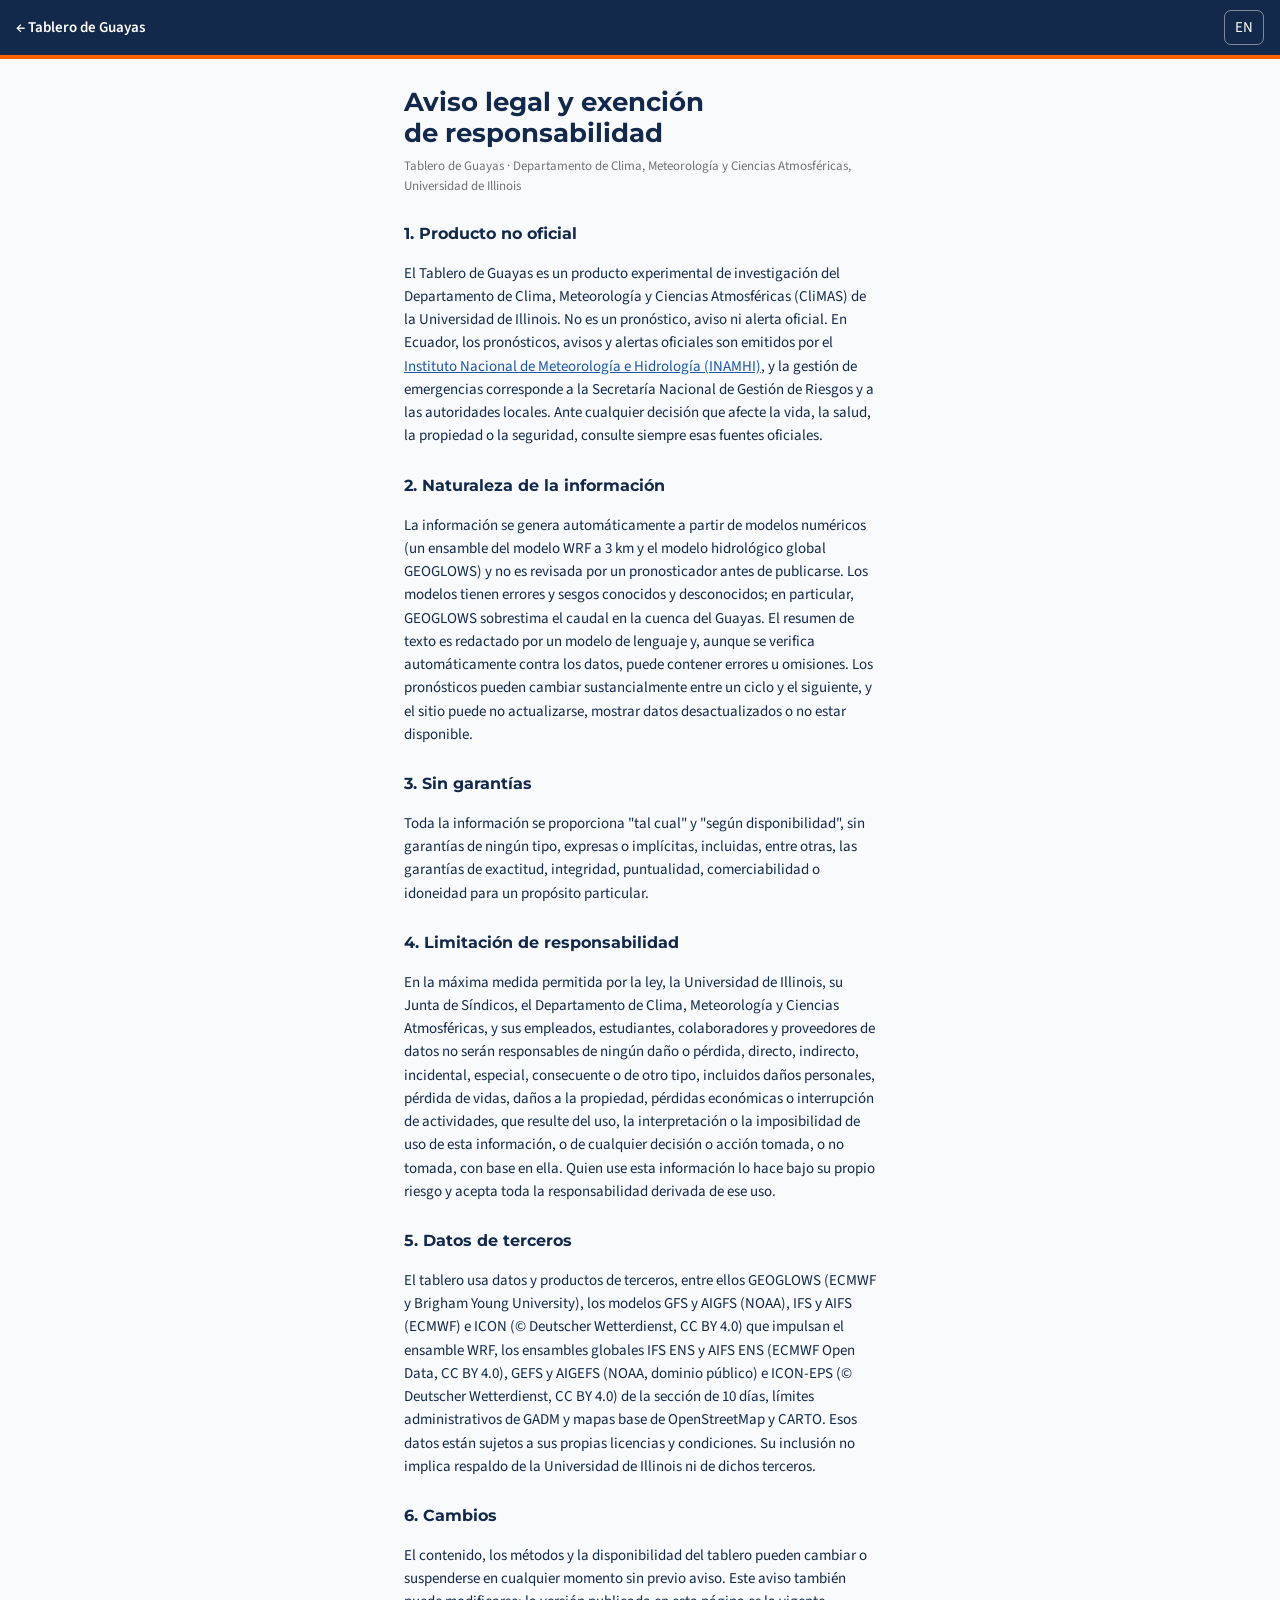
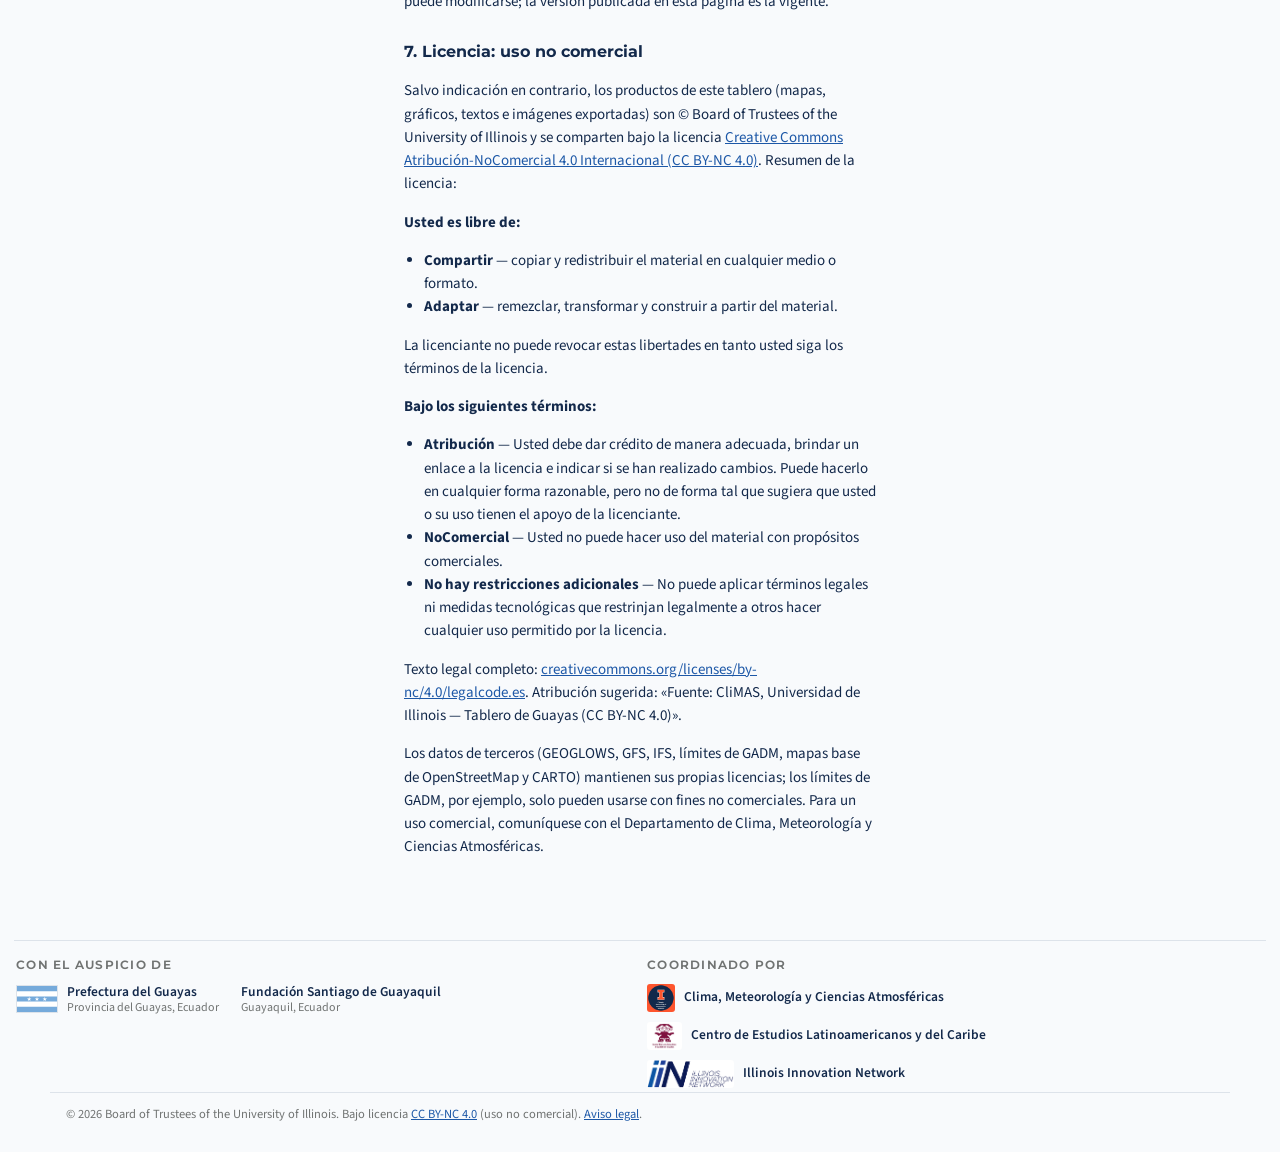
<file: aviso-legal.html>
<!doctype html>
<html lang="es" data-theme="light">
<head>
<meta charset="utf-8">
<meta name="viewport" content="width=device-width, initial-scale=1, viewport-fit=cover">
<title>Aviso legal · Tablero de Guayas</title>
<link rel="preconnect" href="https://fonts.googleapis.com"><link rel="preconnect" href="https://fonts.gstatic.com" crossorigin>
<link rel="stylesheet" href="https://fonts.googleapis.com/css2?family=Montserrat:wght@600;700&family=Source+Sans+3:wght@400;600;700&display=swap">
<style>
  :root{color-scheme:light;--bg:#fbfbfa;--panel:#ffffff;--ink:#15150f;--ink2:#55554c;--muted:#83837b;--line:#e3e3dc;--accent:#0b3d91}
  :root[data-theme="dark"]{color-scheme:dark;--bg:#15161a;--panel:#1d1f24;--ink:#f2f2ee;--ink2:#b9b9b0;--muted:#8a8a80;--line:#2e3037;--accent:#5b9bf5}
  *{box-sizing:border-box}
  body{margin:0;background:var(--bg);color:var(--ink);font:15px/1.55 ui-sans-serif,system-ui,-apple-system,"Segoe UI",Roboto,sans-serif}
  header{display:flex;align-items:center;gap:12px;padding:10px 16px;background:var(--panel);border-bottom:1px solid var(--line)}
  header a.back{color:var(--accent);text-decoration:none;font-weight:600}
  .spacer{flex:1}
  button{font:inherit;color:var(--ink);background:var(--panel);border:1px solid var(--line);border-radius:7px;padding:5px 10px;cursor:pointer}
  button:focus-visible,a:focus-visible{outline:2px solid var(--accent);outline-offset:2px}
  main{max-width:72ch;margin:0 auto;padding:28px 16px 48px}
  h1{font-size:26px;line-height:1.2;margin:0 0 6px;text-wrap:balance}
  .meta{color:var(--muted);font-size:13px;margin:0 0 24px}
  h2{font-size:16px;margin:26px 0 6px}
  p,li{color:var(--ink)}
  ul{padding-left:20px}
  a{color:var(--accent)}
  .lang-en{display:none}
  html[lang="en"] .lang-es{display:none}
  html[lang="en"] .lang-en{display:block}
</style>
<link rel="stylesheet" href="illinois.css?v=202611020137">
</head>
<body>
<header>
  <a class="back" href="./"><span class="lang-es" style="display:inline">← Tablero de Guayas</span></a>
  <div class="spacer"></div>
  <button id="lang">EN</button>
</header>
<main>

<section class="lang-es">
  <h1>Aviso legal y exención de responsabilidad</h1>
  <p class="meta">Tablero de Guayas · Departamento de Clima, Meteorología y Ciencias Atmosféricas, Universidad de Illinois</p>

  <h2>1. Producto no oficial</h2>
  <p>El Tablero de Guayas es un producto experimental de investigación del Departamento de Clima, Meteorología y Ciencias Atmosféricas (CliMAS) de la Universidad de Illinois. No es un pronóstico, aviso ni alerta oficial. En Ecuador, los pronósticos, avisos y alertas oficiales son emitidos por el <a href="https://www.inamhi.gob.ec/" target="_blank" rel="noopener">Instituto Nacional de Meteorología e Hidrología (INAMHI)</a>, y la gestión de emergencias corresponde a la Secretaría Nacional de Gestión de Riesgos y a las autoridades locales. Ante cualquier decisión que afecte la vida, la salud, la propiedad o la seguridad, consulte siempre esas fuentes oficiales.</p>

  <h2>2. Naturaleza de la información</h2>
  <p>La información se genera automáticamente a partir de modelos numéricos (un ensamble del modelo WRF a 3 km y el modelo hidrológico global GEOGLOWS) y no es revisada por un pronosticador antes de publicarse. Los modelos tienen errores y sesgos conocidos y desconocidos; en particular, GEOGLOWS sobrestima el caudal en la cuenca del Guayas. El resumen de texto es redactado por un modelo de lenguaje y, aunque se verifica automáticamente contra los datos, puede contener errores u omisiones. Los pronósticos pueden cambiar sustancialmente entre un ciclo y el siguiente, y el sitio puede no actualizarse, mostrar datos desactualizados o no estar disponible.</p>

  <h2>3. Sin garantías</h2>
  <p>Toda la información se proporciona "tal cual" y "según disponibilidad", sin garantías de ningún tipo, expresas o implícitas, incluidas, entre otras, las garantías de exactitud, integridad, puntualidad, comerciabilidad o idoneidad para un propósito particular.</p>

  <h2>4. Limitación de responsabilidad</h2>
  <p>En la máxima medida permitida por la ley, la Universidad de Illinois, su Junta de Síndicos, el Departamento de Clima, Meteorología y Ciencias Atmosféricas, y sus empleados, estudiantes, colaboradores y proveedores de datos no serán responsables de ningún daño o pérdida, directo, indirecto, incidental, especial, consecuente o de otro tipo, incluidos daños personales, pérdida de vidas, daños a la propiedad, pérdidas económicas o interrupción de actividades, que resulte del uso, la interpretación o la imposibilidad de uso de esta información, o de cualquier decisión o acción tomada, o no tomada, con base en ella. Quien use esta información lo hace bajo su propio riesgo y acepta toda la responsabilidad derivada de ese uso.</p>

  <h2>5. Datos de terceros</h2>
  <p>El tablero usa datos y productos de terceros, entre ellos GEOGLOWS (ECMWF y Brigham Young University), los modelos GFS y AIGFS (NOAA), IFS y AIFS (ECMWF) e ICON (© Deutscher Wetterdienst, CC BY 4.0) que impulsan el ensamble WRF, los ensambles globales IFS ENS y AIFS ENS (ECMWF Open Data, CC BY 4.0), GEFS y AIGEFS (NOAA, dominio público) e ICON-EPS (© Deutscher Wetterdienst, CC BY 4.0) de la sección de 10 días, límites administrativos de GADM y mapas base de OpenStreetMap y CARTO. Esos datos están sujetos a sus propias licencias y condiciones. Su inclusión no implica respaldo de la Universidad de Illinois ni de dichos terceros.</p>

  <h2>6. Cambios</h2>
  <p>El contenido, los métodos y la disponibilidad del tablero pueden cambiar o suspenderse en cualquier momento sin previo aviso. Este aviso también puede modificarse; la versión publicada en esta página es la vigente.</p>

  <h2 id="licencia">7. Licencia: uso no comercial</h2>
  <p>Salvo indicación en contrario, los productos de este tablero (mapas, gráficos, textos e imágenes exportadas) son © Board of Trustees of the University of Illinois y se comparten bajo la licencia <a href="https://creativecommons.org/licenses/by-nc/4.0/deed.es" target="_blank" rel="license noopener">Creative Commons Atribución-NoComercial 4.0 Internacional (CC BY-NC 4.0)</a>. Resumen de la licencia:</p>
  <p><strong>Usted es libre de:</strong></p>
  <ul>
    <li><strong>Compartir</strong> — copiar y redistribuir el material en cualquier medio o formato.</li>
    <li><strong>Adaptar</strong> — remezclar, transformar y construir a partir del material.</li>
  </ul>
  <p>La licenciante no puede revocar estas libertades en tanto usted siga los términos de la licencia.</p>
  <p><strong>Bajo los siguientes términos:</strong></p>
  <ul>
    <li><strong>Atribución</strong> — Usted debe dar crédito de manera adecuada, brindar un enlace a la licencia e indicar si se han realizado cambios. Puede hacerlo en cualquier forma razonable, pero no de forma tal que sugiera que usted o su uso tienen el apoyo de la licenciante.</li>
    <li><strong>NoComercial</strong> — Usted no puede hacer uso del material con propósitos comerciales.</li>
    <li><strong>No hay restricciones adicionales</strong> — No puede aplicar términos legales ni medidas tecnológicas que restrinjan legalmente a otros hacer cualquier uso permitido por la licencia.</li>
  </ul>
  <p>Texto legal completo: <a href="https://creativecommons.org/licenses/by-nc/4.0/legalcode.es" target="_blank" rel="noopener">creativecommons.org/licenses/by-nc/4.0/legalcode.es</a>. Atribución sugerida: «Fuente: CliMAS, Universidad de Illinois — Tablero de Guayas (CC BY-NC 4.0)».</p>
  <p>Los datos de terceros (GEOGLOWS, GFS, IFS, límites de GADM, mapas base de OpenStreetMap y CARTO) mantienen sus propias licencias; los límites de GADM, por ejemplo, solo pueden usarse con fines no comerciales. Para un uso comercial, comuníquese con el Departamento de Clima, Meteorología y Ciencias Atmosféricas.</p>
</section>

<section class="lang-en">
  <h1>Legal notice and disclaimer</h1>
  <p class="meta">Guayas Dashboard · Department of Climate, Meteorology &amp; Atmospheric Sciences, University of Illinois</p>

  <h2>1. Unofficial product</h2>
  <p>The Guayas Dashboard is an experimental research product of the Department of Climate, Meteorology &amp; Atmospheric Sciences (CliMAS) at the University of Illinois. It is not an official forecast, warning or alert. In Ecuador, official forecasts, warnings and alerts are issued by the <a href="https://www.inamhi.gob.ec/" target="_blank" rel="noopener">National Institute of Meteorology and Hydrology (INAMHI)</a>, and emergency management is the responsibility of the National Secretariat for Risk Management and local authorities. For any decision affecting life, health, property or safety, always consult those official sources.</p>

  <h2>2. Nature of the information</h2>
  <p>The information is generated automatically from numerical models (a 3 km WRF ensemble and the GEOGLOWS global hydrological model) and is not reviewed by a forecaster before publication. The models have known and unknown errors and biases; in particular, GEOGLOWS overestimates streamflow in the Guayas basin. The text summary is written by a language model and, although it is checked automatically against the data, it may contain errors or omissions. Forecasts can change substantially from one cycle to the next, and the site may fail to update, show outdated data or be unavailable.</p>

  <h2>3. No warranty</h2>
  <p>All information is provided "as is" and "as available," without warranties of any kind, express or implied, including but not limited to warranties of accuracy, completeness, timeliness, merchantability or fitness for a particular purpose.</p>

  <h2>4. Limitation of liability</h2>
  <p>To the fullest extent permitted by law, the University of Illinois, its Board of Trustees, the Department of Climate, Meteorology &amp; Atmospheric Sciences, and their employees, students, collaborators and data providers shall not be liable for any damage or loss, whether direct, indirect, incidental, special, consequential or otherwise, including personal injury, loss of life, property damage, economic loss or business interruption, arising from the use, interpretation or inability to use this information, or from any decision or action taken, or not taken, on the basis of it. Anyone who uses this information does so at their own risk and accepts all responsibility arising from that use.</p>

  <h2>5. Third-party data</h2>
  <p>The dashboard uses third-party data and products, including GEOGLOWS (ECMWF and Brigham Young University), the GFS and AIGFS (NOAA), IFS and AIFS (ECMWF) and ICON (© Deutscher Wetterdienst, CC BY 4.0) models that drive the WRF ensemble, the IFS ENS and AIFS ENS (ECMWF Open Data, CC BY 4.0), GEFS and AIGEFS (NOAA, public domain) and ICON-EPS (© Deutscher Wetterdienst, CC BY 4.0) global ensembles in the 10-day section, GADM administrative boundaries, and OpenStreetMap and CARTO basemaps. Those data are subject to their own licenses and terms. Their inclusion does not imply endorsement by the University of Illinois or by those third parties.</p>

  <h2>6. Changes</h2>
  <p>The dashboard's content, methods and availability may change or be discontinued at any time without notice. This notice may also be revised; the version published on this page is the one in effect.</p>

  <h2 id="license">7. License: non-commercial use</h2>
  <p>Unless otherwise noted, the products of this dashboard (maps, charts, text and exported images) are © Board of Trustees of the University of Illinois and are shared under the <a href="https://creativecommons.org/licenses/by-nc/4.0/" target="_blank" rel="license noopener">Creative Commons Attribution-NonCommercial 4.0 International license (CC BY-NC 4.0)</a>. License summary:</p>
  <p><strong>You are free to:</strong></p>
  <ul>
    <li><strong>Share</strong> — copy and redistribute the material in any medium or format.</li>
    <li><strong>Adapt</strong> — remix, transform, and build upon the material.</li>
  </ul>
  <p>The licensor cannot revoke these freedoms as long as you follow the license terms.</p>
  <p><strong>Under the following terms:</strong></p>
  <ul>
    <li><strong>Attribution</strong> — You must give appropriate credit, provide a link to the license, and indicate if changes were made. You may do so in any reasonable manner, but not in any way that suggests the licensor endorses you or your use.</li>
    <li><strong>NonCommercial</strong> — You may not use the material for commercial purposes.</li>
    <li><strong>No additional restrictions</strong> — You may not apply legal terms or technological measures that legally restrict others from doing anything the license permits.</li>
  </ul>
  <p>Full legal code: <a href="https://creativecommons.org/licenses/by-nc/4.0/legalcode" target="_blank" rel="noopener">creativecommons.org/licenses/by-nc/4.0/legalcode</a>. Suggested attribution: "Source: CliMAS, University of Illinois — Guayas Dashboard (CC BY-NC 4.0)".</p>
  <p>Third-party data (GEOGLOWS, GFS, IFS, GADM boundaries, OpenStreetMap and CARTO basemaps) keep their own licenses; GADM boundaries, for example, may be used for non-commercial purposes only. For commercial use, contact the Department of Climate, Meteorology &amp; Atmospheric Sciences.</p>
</section>

</main>
<script>
(function () {
  var lang = 'es';
  try { lang = new URLSearchParams(location.search).get('lang') || localStorage.getItem('tg.lang') || 'es'; } catch (e) {}
  function apply() {
    document.documentElement.lang = lang;
    document.getElementById('lang').textContent = lang === 'es' ? 'EN' : 'ES';
    document.title = lang === 'es' ? 'Aviso legal · Tablero de Guayas' : 'Legal notice · Guayas Dashboard';
    document.querySelector('.back span').textContent = lang === 'es' ? '← Tablero de Guayas' : '← Guayas Dashboard';
  }
  document.getElementById('lang').onclick = function () {
    lang = lang === 'es' ? 'en' : 'es';
    try { localStorage.setItem('tg.lang', lang); } catch (e) {}
    apply(); if (window.renderCopy) renderCopy();
  };
  apply();
})();
</script>
<div id="copy" class="copy"></div>
<script src="partners.js?v=202611020137"></script>
<script src="copyright.js?v=202611020137"></script>
</body>
</html>
</file>
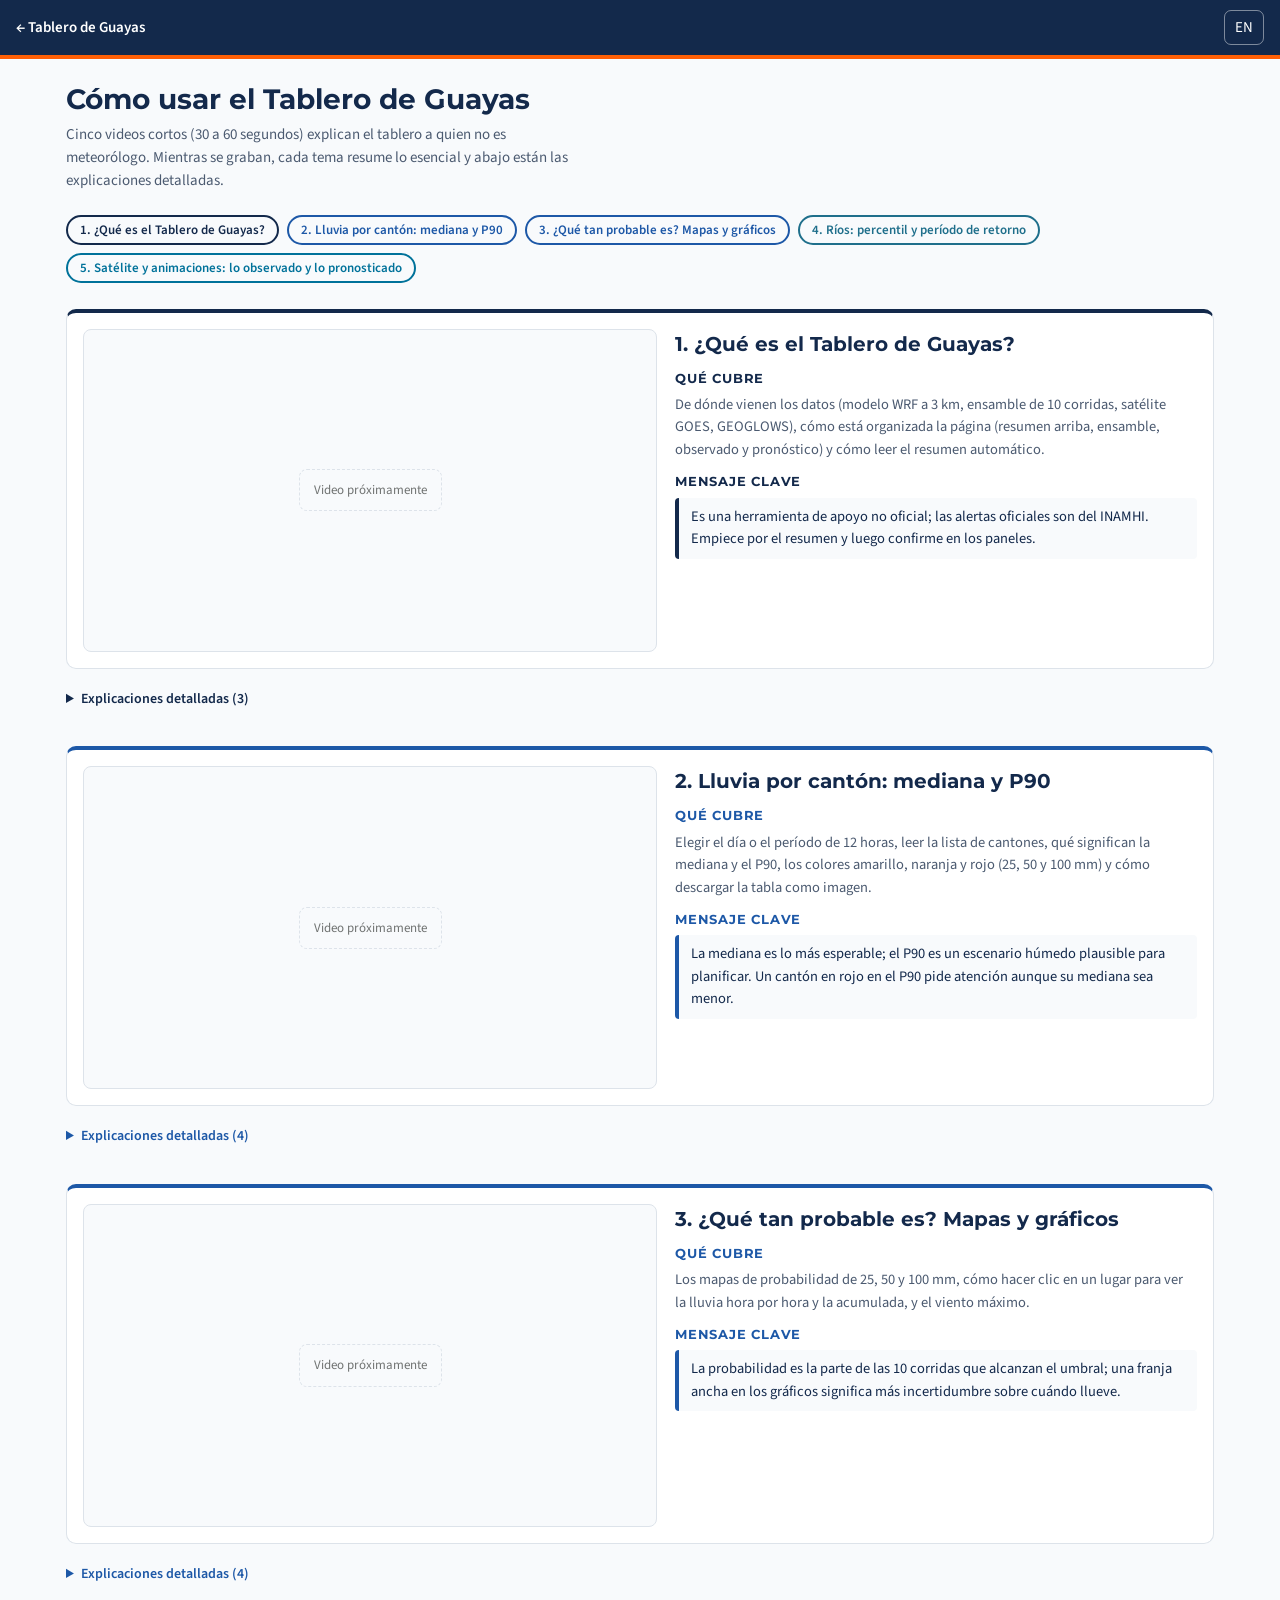
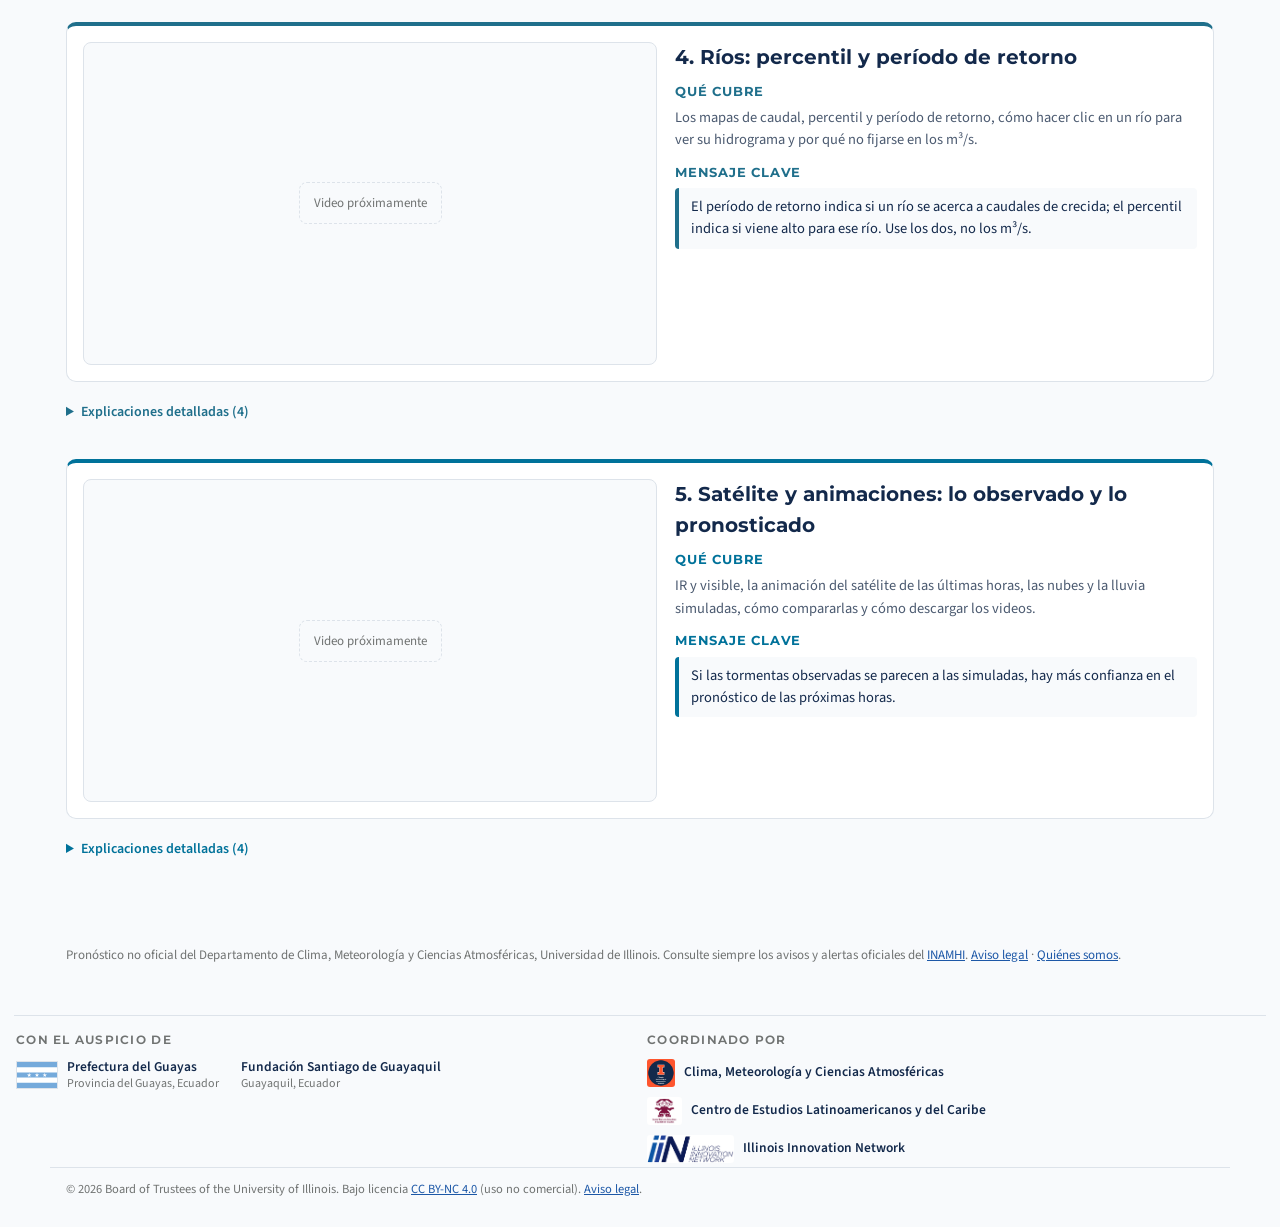
<file: como-usar.html>
<!doctype html>
<html lang="es" data-theme="light">
<head>
<meta charset="utf-8">
<meta name="viewport" content="width=device-width, initial-scale=1, viewport-fit=cover">
<title>Cómo usar · Tablero de Guayas</title>
<link rel="preconnect" href="https://fonts.googleapis.com"><link rel="preconnect" href="https://fonts.gstatic.com" crossorigin>
<link rel="stylesheet" href="https://fonts.googleapis.com/css2?family=Montserrat:wght@600;700&family=Source+Sans+3:wght@400;600;700&display=swap">
<style>
  :root{color-scheme:light;--bg:#fbfbfa;--panel:#ffffff;--ink:#15150f;--ink2:#55554c;--muted:#83837b;--line:#e3e3dc;--accent:#0b3d91;
    --hl:#ff5f05;--ens:#1d58a7;--sum:#13294b;--obs:#00729a;--fc:#c84113;--riv:#1f6f8b}
  :root[data-theme="dark"]{color-scheme:dark;--bg:#15161a;--panel:#1d1f24;--ink:#f2f2ee;--ink2:#b9b9b0;--muted:#8a8a80;--line:#2e3037;--accent:#5b9bf5;
    --hl:#fb923c;--ens:#7fb0f7;--sum:#b9a2ef;--obs:#5fd3a6;--fc:#f0b45a;--riv:#67c3e0}
  *{box-sizing:border-box}
  body{margin:0;background:var(--bg);color:var(--ink);font:15px/1.55 ui-sans-serif,system-ui,-apple-system,"Segoe UI",Roboto,sans-serif}
  header{display:flex;align-items:center;gap:12px;padding:10px 16px;background:var(--panel);border-bottom:1px solid var(--line)}
  header a.back{color:var(--accent);text-decoration:none;font-weight:600}
  header img{height:28px;border-radius:4px}
  .spacer{flex:1}
  button{font:inherit;color:var(--ink);background:var(--panel);border:1px solid var(--line);border-radius:7px;padding:5px 10px;cursor:pointer}
  button:focus-visible,a:focus-visible{outline:2px solid var(--accent);outline-offset:2px}
  main{max-width:1180px;margin:0 auto;padding:24px 16px 48px}
  h1{font-size:28px;line-height:1.2;margin:0 0 6px;text-wrap:balance}
  .lead{color:var(--ink2);max-width:72ch;margin:0 0 22px}
  nav.toc{display:flex;flex-wrap:wrap;gap:8px;margin:0 0 26px}
  nav.toc a{border:2px solid var(--c);color:var(--c);border-radius:999px;padding:3px 12px;text-decoration:none;font-size:13px;font-weight:600}
  section{margin:0 0 30px}
  section > h2{font-size:13px;font-weight:700;text-transform:uppercase;letter-spacing:.08em;color:var(--c);margin:0 0 10px;
    padding-bottom:6px;border-bottom:2px solid var(--c)}
  .grid{display:grid;grid-template-columns:repeat(auto-fill,minmax(300px,1fr));gap:14px}
  .card{background:var(--panel);border:1px solid var(--line);border-radius:10px;overflow:hidden;display:flex;flex-direction:column}
  .vid{aspect-ratio:16/9;max-width:100%;background:var(--bg);border-bottom:1px solid var(--line);display:flex;align-items:center;
    justify-content:center;color:var(--muted);font-size:13px;text-align:center;padding:12px}
  .vid iframe,.vid video{width:100%;height:100%;border:0;display:block}
  .vid .soon{border:1px dashed var(--line);border-radius:8px;padding:10px 14px}
  .card h3{font-size:16px;margin:12px 14px 4px}
  .card p{margin:0 14px 14px;color:var(--ink2);font-size:14px}
  footer{max-width:1180px;margin:0 auto;padding:0 16px 32px;color:var(--muted);font-size:13px}
  footer a{color:var(--accent)}
  .topic{display:grid;grid-template-columns:minmax(0,1.1fr) minmax(0,1fr);gap:18px;background:var(--panel);border:1px solid var(--line);
    border-top:4px solid var(--c);border-radius:10px;padding:16px;margin-bottom:14px}
  .topic .vid{border:1px solid var(--line);border-radius:8px}
  .topic h3{margin:0 0 6px;font-size:13px;text-transform:uppercase;letter-spacing:.06em;color:var(--c)}
  .topic p{margin:0 0 10px;color:var(--ink2);font-size:14.5px}
  .topic .key{background:var(--bg);border-left:4px solid var(--c);padding:8px 12px;border-radius:4px;color:var(--ink);font-size:14.5px}
  .details{margin-top:4px}
  .details summary{cursor:pointer;font-weight:600;color:var(--c);font-size:14px;padding:6px 0}
  .details .grid{margin-top:8px;grid-template-columns:repeat(auto-fill,minmax(260px,1fr))}
  .details .card h3{font-size:15px;color:var(--ink);text-transform:none;letter-spacing:0;margin:12px 14px 4px}
  @media (max-width:760px){.topic{grid-template-columns:1fr}}
</style>
<link rel="stylesheet" href="illinois.css?v=202611020137">
</head>
<body>
<header>
  <a class="back" href="./" id="back">← Tablero de Guayas</a>
  <div class="spacer"></div>
  <button id="lang">EN</button>
</header>
<main>
  <h1 id="h1"></h1>
  <p class="lead" id="lead"></p>
  <nav class="toc" id="toc"></nav>
  <div id="sections"></div>
</main>
<footer id="foot"></footer>
<script src="help.js?v=202611020137"></script>
<script>
/* Tutorial portal. Each card shows its video once VIDEOS has a URL for it (YouTube embed URL or an .mp4 path);
 * until then, the plain-language explanation from the dashboard's help text. */
const VIDEOS = {
  // v1: 'https://www.youtube-nocookie.com/embed/XXXXXXXX',
  // v2: 'videos/v2.mp4',
};
const EXTRA = {
  wrf: { es: 'WRF es un modelo numérico del tiempo: un programa que calcula cómo evolucionará la atmósfera. Lo corremos con cuadrículas de 3 km sobre Ecuador, lo bastante finas para ver tormentas individuales y el efecto de los Andes. Los modelos globales que lo alimentan (GFS de EE. UU., IFS de Europa) usan cuadrículas de unos 25 km.',
         en: 'WRF is a numerical weather model: a program that calculates how the atmosphere will evolve. We run it on a 3 km grid over Ecuador, fine enough to see individual storms and the effect of the Andes. The global models that drive it (the US GFS, the European IFS) use grids of about 25 km.' },
  ensemble: { es: 'En lugar de una sola corrida, hacemos 10 con condiciones iniciales y física algo distintas. Si las 10 coinciden, el pronóstico es más confiable; si difieren mucho, hay más incertidumbre. La mediana es el valor típico y el P90 un escenario húmedo razonable.',
              en: 'Instead of one run, we make 10 with slightly different starting conditions and physics. If all 10 agree, the forecast is more reliable; if they differ a lot, there is more uncertainty. The median is the typical value and the P90 a reasonable wet scenario.' },
  irvis: { es: 'Los satélites GOES miran la Tierra cada 10 minutos. El canal infrarrojo (IR) mide la temperatura de lo que ve: las nubes más frías son las más altas, y los colores intensos marcan tormentas fuertes. Funciona de día y de noche. El canal visible (VIS) es como una foto en blanco y negro y solo sirve de día.',
           en: 'GOES satellites look at Earth every 10 minutes. The infrared (IR) channel measures the temperature of what it sees: the coldest clouds are the highest, and intense colors mark strong storms. It works day and night. The visible (VIS) channel is like a black-and-white photo and only works in daylight.' },
};
const T = {
  es: { title: 'Cómo usar el Tablero de Guayas', back: '← Tablero de Guayas', btn: 'EN', soon: 'Video próximamente',
        lead: 'Cinco videos cortos (30 a 60 segundos) explican el tablero a quien no es meteorólogo. Mientras se graban, cada tema resume lo esencial y abajo están las explicaciones detalladas.',
        content: 'Qué cubre', keymsg: 'Mensaje clave', more: 'Explicaciones detalladas',
        foot: 'Pronóstico no oficial del Departamento de Clima, Meteorología y Ciencias Atmosféricas, Universidad de Illinois. Consulte siempre los avisos y alertas oficiales del <a href="https://www.inamhi.gob.ec/" target="_blank" rel="noopener">INAMHI</a>. <a href="aviso-legal.html">Aviso legal</a> · <a href="quienes-somos.html">Quiénes somos</a>.' },
  en: { title: 'How to use the Guayas Dashboard', back: '← Guayas Dashboard', btn: 'ES', soon: 'Video coming soon',
        lead: 'Five short videos (30 to 60 seconds) explain the dashboard to non-meteorologists. Until they are recorded, each topic summarizes the essentials, with the detailed explanations below.',
        content: 'What it covers', keymsg: 'Key message', more: 'Detailed explanations',
        foot: 'Unofficial forecast of the Department of Climate, Meteorology &amp; Atmospheric Sciences, University of Illinois. Always check official warnings and alerts from <a href="https://www.inamhi.gob.ec/" target="_blank" rel="noopener">INAMHI</a>. <a href="aviso-legal.html">Legal notice</a> · <a href="quienes-somos.html">Who we are</a>.' },
};
/* Five videos; VIDEOS[v1..v5] takes a YouTube embed URL or an .mp4 path once each is recorded. */
const TOPICS = [
  { v: 'v1', c: '--sum',
    t: { es: '1. ¿Qué es el Tablero de Guayas?', en: '1. What is the Guayas Dashboard?' },
    content: { es: 'De dónde vienen los datos (modelo WRF a 3 km, ensamble de 10 corridas, satélite GOES, GEOGLOWS), cómo está organizada la página (resumen arriba, ensamble, observado y pronóstico) y cómo leer el resumen automático.',
               en: 'Where the data come from (3 km WRF model, 10-run ensemble, GOES satellite, GEOGLOWS), how the page is organized (summary on top, ensemble, observed and forecast) and how to read the automatic summary.' },
    key: { es: 'Es una herramienta de apoyo no oficial; las alertas oficiales son del INAMHI. Empiece por el resumen y luego confirme en los paneles.',
           en: 'It is an unofficial support tool; official alerts come from INAMHI. Start with the summary, then confirm in the panels.' },
    cards: [['wrf', 'What is WRF?', '¿Qué es WRF?', EXTRA], ['ensemble', 'Ensemble, median and P90', 'Ensamble, mediana y P90', EXTRA], ['summary', 'The automatic summary', 'El resumen automático']] },
  { v: 'v2', c: '--ens',
    t: { es: '2. Lluvia por cantón: mediana y P90', en: '2. Rain by canton: median and P90' },
    content: { es: 'Elegir el día o el período de 12 horas, leer la lista de cantones, qué significan la mediana y el P90, los colores amarillo, naranja y rojo (25, 50 y 100 mm) y cómo descargar la tabla como imagen.',
               en: 'Choosing the day or 12-hour period, reading the canton list, what the median and P90 mean, the yellow, orange and red colors (25, 50 and 100 mm) and how to download the table as an image.' },
    key: { es: 'La mediana es lo más esperable; el P90 es un escenario húmedo plausible para planificar. Un cantón en rojo en el P90 pide atención aunque su mediana sea menor.',
           en: 'The median is the most expected outcome; the P90 is a plausible wet scenario for planning. A canton in red at P90 needs attention even when its median is lower.' },
    cards: [['period', 'Choosing the period', 'Elegir el período'], ['canton', 'The canton list', 'La lista de cantones'], ['median', 'Median rain', 'Lluvia mediana'], ['p90', 'P90: the wet scenario', 'P90: el escenario húmedo']] },
  { v: 'v3', c: '--ens',
    t: { es: '3. ¿Qué tan probable es? Mapas y gráficos', en: '3. How likely is it? Maps and charts' },
    content: { es: 'Los mapas de probabilidad de 25, 50 y 100 mm, cómo hacer clic en un lugar para ver la lluvia hora por hora y la acumulada, y el viento máximo.',
               en: 'The maps of the chance of 25, 50 and 100 mm, how to click a place to see hour-by-hour and accumulated rain, and the maximum wind.' },
    key: { es: 'La probabilidad es la parte de las 10 corridas que alcanzan el umbral; una franja ancha en los gráficos significa más incertidumbre sobre cuándo llueve.',
           en: 'Likelihood is the share of the 10 runs that reach the amount; a wide band in the charts means more uncertainty about when the rain falls.' },
    cards: [['prob', 'Chance of 25, 50, 100 mm', 'Probabilidad de 25, 50, 100 mm'], ['hourly', 'Hourly rain chart', 'Gráfico de lluvia horaria'], ['accum', 'Accumulated rain chart', 'Gráfico de lluvia acumulada'], ['wind', 'Maximum wind', 'Viento máximo']] },
  { v: 'v4', c: '--riv',
    t: { es: '4. Ríos: percentil y período de retorno', en: '4. Rivers: percentile and return period' },
    content: { es: 'Los mapas de caudal, percentil y período de retorno, cómo hacer clic en un río para ver su hidrograma y por qué no fijarse en los m³/s.',
               en: 'The streamflow, percentile and return-period maps, how to click a river for its hydrograph, and why not to rely on the m³/s values.' },
    key: { es: 'El período de retorno indica si un río se acerca a caudales de crecida; el percentil indica si viene alto para ese río. Use los dos, no los m³/s.',
           en: 'The return period shows whether a river is approaching flood flows; the percentile shows whether it is running high for that river. Use both, not the m³/s.' },
    cards: [['flow', 'Streamflow', 'Caudal'], ['pct', 'Percentile', 'Percentil'], ['rp', 'Return period', 'Período de retorno'], ['hydro', 'The hydrograph', 'El hidrograma']] },
  { v: 'v5', c: '--obs',
    t: { es: '5. Satélite y animaciones: lo observado y lo pronosticado', en: '5. Satellite and loops: observed and forecast' },
    content: { es: 'IR y visible, la animación del satélite de las últimas horas, las nubes y la lluvia simuladas, cómo compararlas y cómo descargar los videos.',
               en: 'IR and visible, the satellite loop of the last few hours, the simulated clouds and rain, how to compare them and how to download the videos.' },
    key: { es: 'Si las tormentas observadas se parecen a las simuladas, hay más confianza en el pronóstico de las próximas horas.',
           en: 'When the observed storms look like the simulated ones, there is more confidence in the forecast for the next few hours.' },
    cards: [['irvis', 'Satellite: IR and visible', 'Satélite: IR y visible', EXTRA], ['goes', 'Observed satellite loop', 'Animación del satélite observado'], ['wrfloop', 'Simulated clouds', 'Nubes simuladas'], ['rainpanel', 'Simulated rain', 'Lluvia simulada']] },
];
let lang = 'es';
try { lang = new URLSearchParams(location.search).get('lang') || localStorage.getItem('tg.lang') || 'es'; } catch (e) {}
function media(v, title) {
  const u = VIDEOS[v];
  return !u ? `<div class="soon">${T[lang].soon}</div>`
    : /\.mp4$/.test(u) ? `<video src="${u}" controls preload="metadata"></video>`
    : `<iframe src="${u}" title="${title}" allowfullscreen loading="lazy"></iframe>`;
}
function card(key, en, es, src) {
  const txt = (src || HELP)[key] || {};
  return `<article class="card" id="${key}"><h3>${lang === 'es' ? es : en}</h3><p>${txt[lang] || txt.en || ''}</p></article>`;
}
function render() {
  const L = T[lang];
  document.documentElement.lang = lang; document.title = L.title;
  document.getElementById('h1').textContent = L.title;
  document.getElementById('lead').textContent = L.lead;
  document.getElementById('back').textContent = L.back;
  document.getElementById('lang').textContent = L.btn;
  document.getElementById('foot').innerHTML = L.foot;
  document.getElementById('toc').innerHTML = TOPICS.map((x, i) => `<a href="#t${i + 1}" style="--c:var(${x.c})">${x.t[lang]}</a>`).join('');
  document.getElementById('sections').innerHTML = TOPICS.map((x, i) => `<section id="t${i + 1}" style="--c:var(${x.c})">
    <div class="topic"><div class="vid">${media(x.v, x.t[lang])}</div>
      <div><h2 style="border:0;margin:0 0 8px;padding:0;font-size:20px;text-transform:none;letter-spacing:0;color:var(--ink)">${x.t[lang]}</h2>
        <h3>${L.content}</h3><p>${x.content[lang]}</p>
        <h3>${L.keymsg}</h3><div class="key">${x.key[lang]}</div></div></div>
    <details class="details"><summary>${L.more} (${x.cards.length})</summary><div class="grid">${x.cards.map((k) => card(...k)).join('')}</div></details>
  </section>`).join('');
}
document.getElementById('lang').onclick = () => { lang = lang === 'es' ? 'en' : 'es'; try { localStorage.setItem('tg.lang', lang); } catch (e) {} render(); if (window.renderCopy) renderCopy(); };
render();
</script>
<div id="copy" class="copy"></div>
<script src="partners.js?v=202611020137"></script>
<script src="copyright.js?v=202611020137"></script>
</body>
</html>
</file>
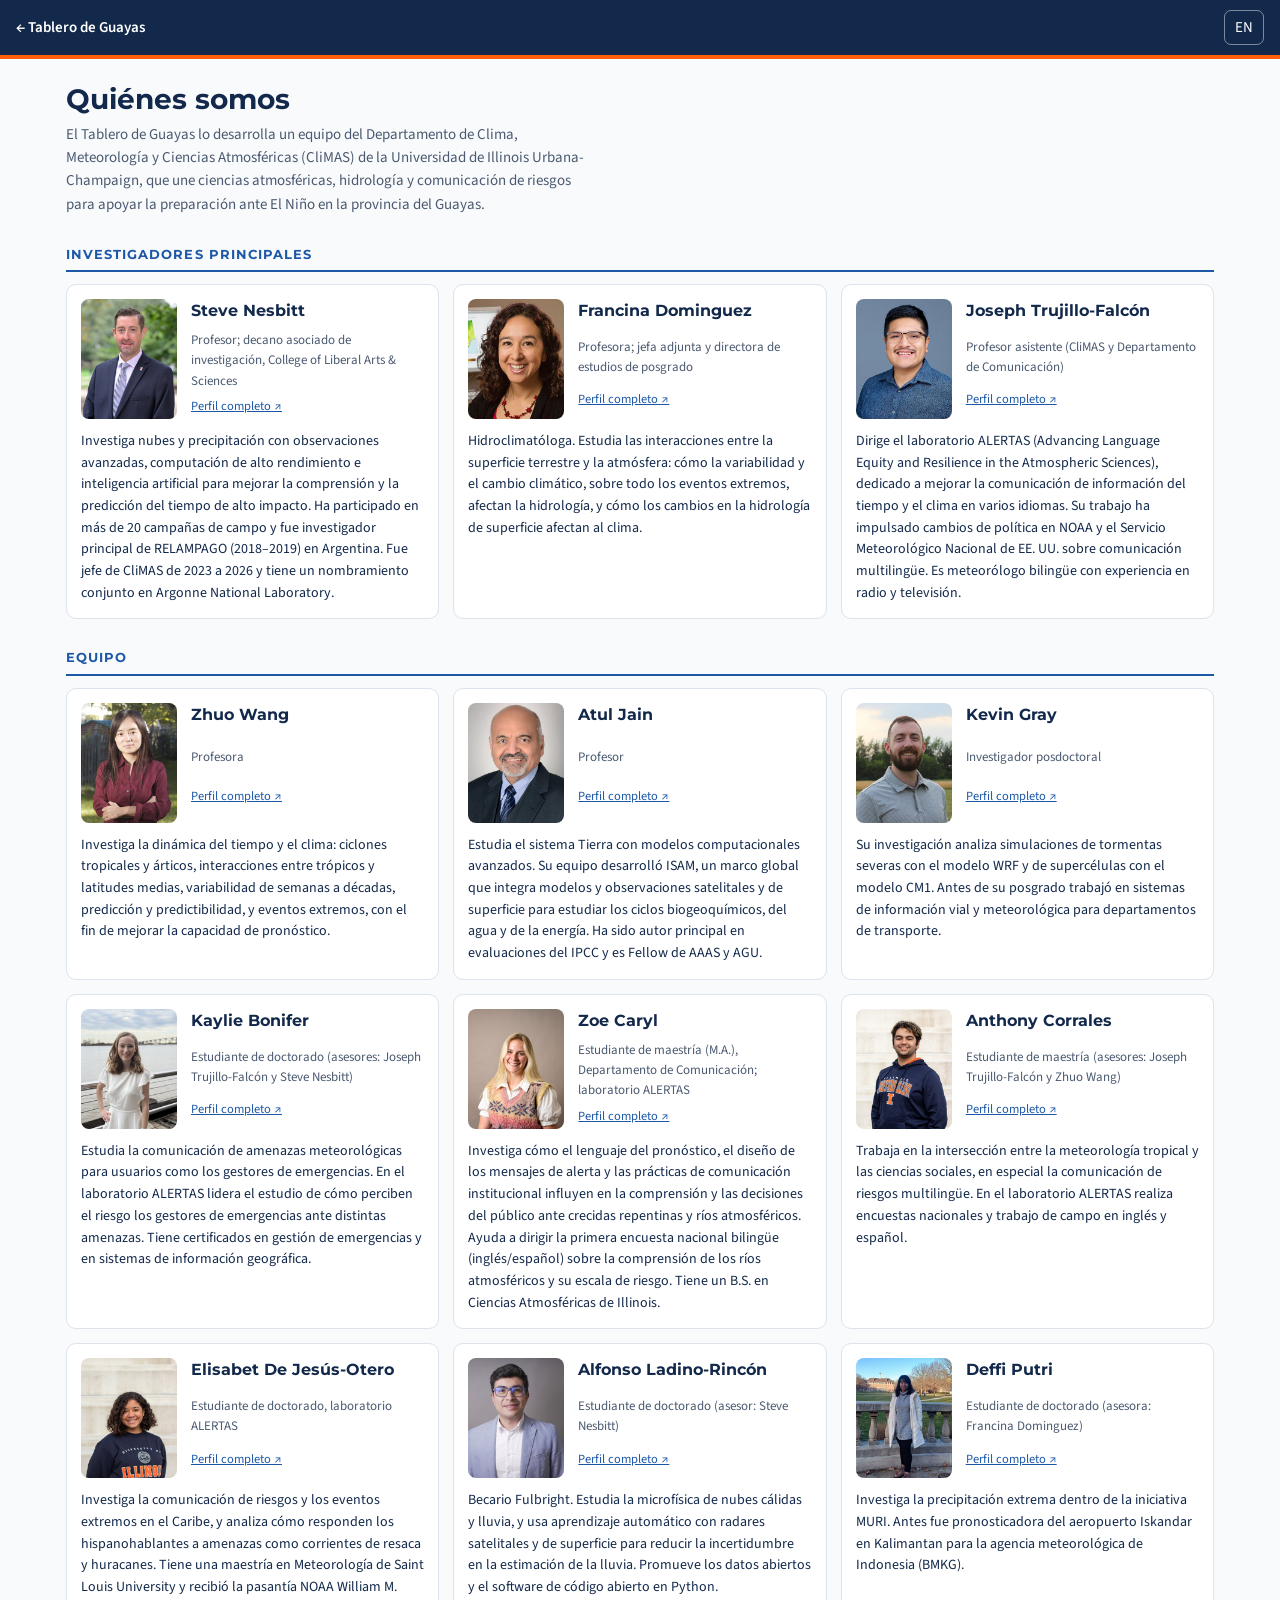
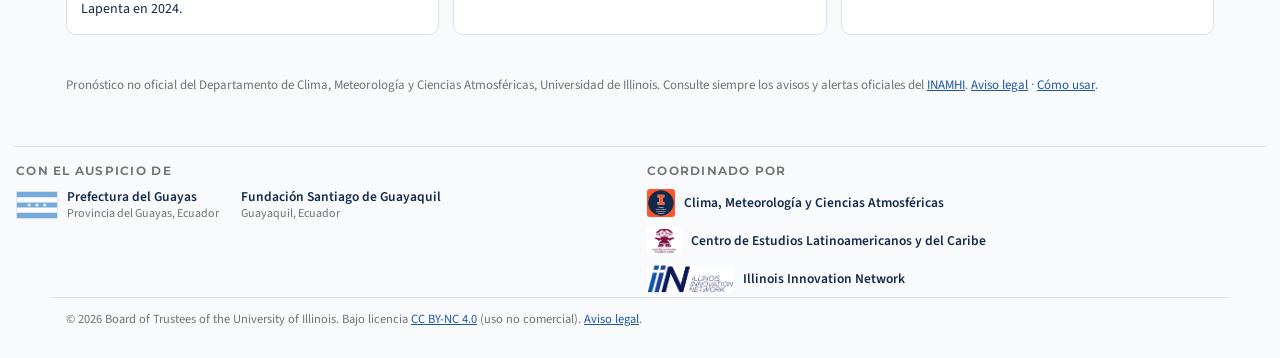
<file: quienes-somos.html>
<!doctype html>
<html lang="es" data-theme="light">
<head>
<meta charset="utf-8">
<meta name="viewport" content="width=device-width, initial-scale=1, viewport-fit=cover">
<title>Quiénes somos · Tablero de Guayas</title>
<link rel="preconnect" href="https://fonts.googleapis.com"><link rel="preconnect" href="https://fonts.gstatic.com" crossorigin>
<link rel="stylesheet" href="https://fonts.googleapis.com/css2?family=Montserrat:wght@600;700&family=Source+Sans+3:wght@400;600;700&display=swap">
<style>
  :root{color-scheme:light;--bg:#fbfbfa;--panel:#ffffff;--ink:#15150f;--ink2:#55554c;--muted:#83837b;--line:#e3e3dc;--accent:#0b3d91;--ill:#e84a27}
  :root[data-theme="dark"]{color-scheme:dark;--bg:#15161a;--panel:#1d1f24;--ink:#f2f2ee;--ink2:#b9b9b0;--muted:#8a8a80;--line:#2e3037;--accent:#5b9bf5;--ill:#ff7a59}
  *{box-sizing:border-box}
  body{margin:0;background:var(--bg);color:var(--ink);font:15px/1.55 ui-sans-serif,system-ui,-apple-system,"Segoe UI",Roboto,sans-serif}
  header{display:flex;align-items:center;gap:12px;padding:10px 16px;background:var(--panel);border-bottom:1px solid var(--line)}
  header a.back{color:var(--accent);text-decoration:none;font-weight:600}
  .spacer{flex:1}
  button{font:inherit;color:var(--ink);background:var(--panel);border:1px solid var(--line);border-radius:7px;padding:5px 10px;cursor:pointer}
  button:focus-visible,a:focus-visible{outline:2px solid var(--accent);outline-offset:2px}
  main{max-width:1180px;margin:0 auto;padding:24px 16px 40px}
  h1{font-size:28px;line-height:1.2;margin:0 0 6px;text-wrap:balance}
  .lead{color:var(--ink2);max-width:75ch;margin:0 0 26px}
  h2{font-size:13px;font-weight:700;text-transform:uppercase;letter-spacing:.08em;color:var(--accent);margin:28px 0 12px;
    padding-bottom:6px;border-bottom:2px solid var(--accent)}
  .grid{display:grid;grid-template-columns:repeat(auto-fill,minmax(330px,1fr));gap:14px}
  .person{background:var(--panel);border:1px solid var(--line);border-radius:10px;padding:14px;display:grid;
    grid-template-columns:96px 1fr;gap:4px 14px;align-content:start}
  .person img{width:96px;height:120px;object-fit:cover;border-radius:8px;grid-row:span 3;background:var(--line)}
  .person h3{margin:0;font-size:16px}
  .person .role{margin:0;font-size:13px;color:var(--ink2)}
  .person p.bio{grid-column:1 / -1;margin:8px 0 0;font-size:14px;color:var(--ink)}
  .person a.prof{font-size:12.5px;color:var(--accent)}
  footer{max-width:1180px;margin:0 auto;padding:0 16px 32px;color:var(--muted);font-size:13px}
  footer a{color:var(--accent)}
  @media (max-width:420px){.grid{grid-template-columns:1fr}}
</style>
<link rel="stylesheet" href="illinois.css?v=202611020137">
</head>
<body>
<header>
  <a class="back" href="./" id="back">← Tablero de Guayas</a>
  <div class="spacer"></div>
  <button id="lang">EN</button>
</header>
<main>
  <h1 id="h1"></h1>
  <p class="lead" id="lead"></p>
  <div id="groups"></div>
</main>
<footer id="foot"></footer>
<script>
/* Bios condensed from each person's profile on climas.illinois.edu or their department page (photos from the same pages). */
const P = 'https://climas.illinois.edu/directory/profile/';
const PEOPLE = [
  { g: 0, id: 'snesbitt', name: 'Steve Nesbitt',
    role: { es: 'Profesor; decano asociado de investigación, College of Liberal Arts & Sciences', en: 'Professor; Associate Dean for Research, College of Liberal Arts & Sciences' },
    bio: { es: 'Investiga nubes y precipitación con observaciones avanzadas, computación de alto rendimiento e inteligencia artificial para mejorar la comprensión y la predicción del tiempo de alto impacto. Ha participado en más de 20 campañas de campo y fue investigador principal de RELAMPAGO (2018–2019) en Argentina. Fue jefe de CliMAS de 2023 a 2026 y tiene un nombramiento conjunto en Argonne National Laboratory.',
           en: 'Studies clouds and precipitation using advanced observations, high-performance computing and artificial intelligence to improve understanding and prediction of high-impact weather. He has taken part in more than 20 field campaigns and was lead Principal Investigator of RELAMPAGO (2018–2019) in Argentina. He was head of CliMAS from 2023 to 2026 and holds a joint appointment at Argonne National Laboratory.' } },
  { g: 0, id: 'francina', name: 'Francina Dominguez',
    role: { es: 'Profesora; jefa adjunta y directora de estudios de posgrado', en: 'Professor; Associate Head and Director of Graduate Studies' },
    bio: { es: 'Hidroclimatóloga. Estudia las interacciones entre la superficie terrestre y la atmósfera: cómo la variabilidad y el cambio climático, sobre todo los eventos extremos, afectan la hidrología, y cómo los cambios en la hidrología de superficie afectan al clima.',
           en: 'A hydroclimatologist who studies land–atmosphere interactions: how climate variability and change, especially extreme events, affect surface hydrology, and how changes in surface hydrology affect climate.' } },
  { g: 0, id: 'jet', name: 'Joseph Trujillo-Falcón',
    role: { es: 'Profesor asistente (CliMAS y Departamento de Comunicación)', en: 'Assistant Professor (CliMAS and Department of Communication)' },
    bio: { es: 'Dirige el laboratorio ALERTAS (Advancing Language Equity and Resilience in the Atmospheric Sciences), dedicado a mejorar la comunicación de información del tiempo y el clima en varios idiomas. Su trabajo ha impulsado cambios de política en NOAA y el Servicio Meteorológico Nacional de EE. UU. sobre comunicación multilingüe. Es meteorólogo bilingüe con experiencia en radio y televisión.',
           en: 'Leads the ALERTAS lab (Advancing Language Equity and Resilience in the Atmospheric Sciences), dedicated to improving weather and climate communication in multiple languages. His work has driven policy changes on multilingual communication at NOAA and the US National Weather Service. He is an award-winning bilingual broadcast meteorologist.' } },
  { g: 1, id: 'zhuowang', name: 'Zhuo Wang',
    role: { es: 'Profesora', en: 'Professor' },
    bio: { es: 'Investiga la dinámica del tiempo y el clima: ciclones tropicales y árticos, interacciones entre trópicos y latitudes medias, variabilidad de semanas a décadas, predicción y predictibilidad, y eventos extremos, con el fin de mejorar la capacidad de pronóstico.',
           en: 'Researches weather and climate dynamics: tropical and Arctic cyclones, tropical–extratropical interactions, subseasonal-to-decadal variability, prediction and predictability, and extreme events, with the aim of improving prediction skill.' } },
  { g: 1, id: 'jain1', name: 'Atul Jain',
    role: { es: 'Profesor', en: 'Professor' },
    bio: { es: 'Estudia el sistema Tierra con modelos computacionales avanzados. Su equipo desarrolló ISAM, un marco global que integra modelos y observaciones satelitales y de superficie para estudiar los ciclos biogeoquímicos, del agua y de la energía. Ha sido autor principal en evaluaciones del IPCC y es Fellow de AAAS y AGU.',
           en: 'Studies the Earth system with advanced computational modeling. His team developed ISAM, a global framework that integrates models with satellite and ground observations to study biogeochemical, water and energy cycles. He has been a lead author on IPCC assessments and is a Fellow of AAAS and AGU.' } },
  { g: 1, id: 'kevintg2', name: 'Kevin Gray',
    role: { es: 'Investigador posdoctoral', en: 'Postdoctoral researcher' },
    bio: { es: 'Su investigación analiza simulaciones de tormentas severas con el modelo WRF y de supercélulas con el modelo CM1. Antes de su posgrado trabajó en sistemas de información vial y meteorológica para departamentos de transporte.',
           en: 'His research analyzes simulations of severe thunderstorms with the WRF model and of supercells with the CM1 model. Before graduate school he worked on road-weather information systems for state transportation departments.' } },
  { g: 1, id: 'bonifer2', name: 'Kaylie Bonifer',
    role: { es: 'Estudiante de doctorado (asesores: Joseph Trujillo-Falcón y Steve Nesbitt)', en: 'PhD student (advisors: Joseph Trujillo-Falcón and Steve Nesbitt)' },
    bio: { es: 'Estudia la comunicación de amenazas meteorológicas para usuarios como los gestores de emergencias. En el laboratorio ALERTAS lidera el estudio de cómo perciben el riesgo los gestores de emergencias ante distintas amenazas. Tiene certificados en gestión de emergencias y en sistemas de información geográfica.',
           en: 'Studies weather hazard communication for users such as emergency managers. In the ALERTAS lab she leads work on how emergency managers perceive the risk of different hazards. She holds certificates in emergency management and geographic information systems.' } },
  { g: 1, id: 'zoenc2', name: 'Zoe Caryl', url: 'https://communication.illinois.edu/directory/profile/zoenc2',
    role: { es: 'Estudiante de maestría (M.A.), Departamento de Comunicación; laboratorio ALERTAS', en: 'M.A. student, Department of Communication; ALERTAS lab' },
    bio: { es: 'Investiga cómo el lenguaje del pronóstico, el diseño de los mensajes de alerta y las prácticas de comunicación institucional influyen en la comprensión y las decisiones del público ante crecidas repentinas y ríos atmosféricos. Ayuda a dirigir la primera encuesta nacional bilingüe (inglés/español) sobre la comprensión de los ríos atmosféricos y su escala de riesgo. Tiene un B.S. en Ciencias Atmosféricas de Illinois.',
           en: 'Researches how forecast language, warning message design and institutional communication practices shape public understanding and decisions before and during flash floods and atmospheric rivers. She helps lead the first nationwide bilingual (English/Spanish) survey of public understanding of atmospheric rivers and their risk scale. She holds a B.S. in Atmospheric Sciences from Illinois.' } },
  { g: 1, id: 'alc12', name: 'Anthony Corrales',
    role: { es: 'Estudiante de maestría (asesores: Joseph Trujillo-Falcón y Zhuo Wang)', en: 'M.S. student (advisors: Joseph Trujillo-Falcón and Zhuo Wang)' },
    bio: { es: 'Trabaja en la intersección entre la meteorología tropical y las ciencias sociales, en especial la comunicación de riesgos multilingüe. En el laboratorio ALERTAS realiza encuestas nacionales y trabajo de campo en inglés y español.',
           en: 'Works at the intersection of tropical meteorology and social science, especially multilingual risk communication. In the ALERTAS lab he runs nationwide surveys and fieldwork in English and Spanish.' } },
  { g: 1, id: 'ed24', name: 'Elisabet De Jesús-Otero',
    role: { es: 'Estudiante de doctorado, laboratorio ALERTAS', en: 'PhD student, ALERTAS lab' },
    bio: { es: 'Investiga la comunicación de riesgos y los eventos extremos en el Caribe, y analiza cómo responden los hispanohablantes a amenazas como corrientes de resaca y huracanes. Tiene una maestría en Meteorología de Saint Louis University y recibió la pasantía NOAA William M. Lapenta en 2024.',
           en: 'Researches risk communication and extreme weather in the Caribbean, analyzing how Spanish speakers respond to threats such as rip currents and hurricanes. She holds an M.S. in Meteorology from Saint Louis University and received the NOAA William M. Lapenta Internship in 2024.' } },
  { g: 1, id: 'alfonso8', name: 'Alfonso Ladino-Rincón',
    role: { es: 'Estudiante de doctorado (asesor: Steve Nesbitt)', en: 'PhD student (advisor: Steve Nesbitt)' },
    bio: { es: 'Becario Fulbright. Estudia la microfísica de nubes cálidas y lluvia, y usa aprendizaje automático con radares satelitales y de superficie para reducir la incertidumbre en la estimación de la lluvia. Promueve los datos abiertos y el software de código abierto en Python.',
           en: 'A Fulbright scholar who studies warm-cloud and rain microphysics, using machine learning with spaceborne and ground radars to reduce uncertainty in rainfall estimates. He advocates for open data and open-source Python software.' } },
  { g: 1, id: 'deffip2', name: 'Deffi Putri',
    role: { es: 'Estudiante de doctorado (asesora: Francina Dominguez)', en: 'PhD student (advisor: Francina Dominguez)' },
    bio: { es: 'Investiga la precipitación extrema dentro de la iniciativa MURI. Antes fue pronosticadora del aeropuerto Iskandar en Kalimantan para la agencia meteorológica de Indonesia (BMKG).',
           en: 'Researches extreme precipitation within the MURI initiative. She was previously an aviation forecaster at Iskandar Airport in Kalimantan for Indonesia’s meteorological agency (BMKG).' } },
];
const T = {
  es: { title: 'Quiénes somos', back: '← Tablero de Guayas', btn: 'EN', prof: 'Perfil completo',
        lead: 'El Tablero de Guayas lo desarrolla un equipo del Departamento de Clima, Meteorología y Ciencias Atmosféricas (CliMAS) de la Universidad de Illinois Urbana-Champaign, que une ciencias atmosféricas, hidrología y comunicación de riesgos para apoyar la preparación ante El Niño en la provincia del Guayas.',
        groups: ['Investigadores principales', 'Equipo'],
        foot: 'Pronóstico no oficial del Departamento de Clima, Meteorología y Ciencias Atmosféricas, Universidad de Illinois. Consulte siempre los avisos y alertas oficiales del <a href="https://www.inamhi.gob.ec/" target="_blank" rel="noopener">INAMHI</a>. <a href="aviso-legal.html">Aviso legal</a> · <a href="como-usar.html">Cómo usar</a>.' },
  en: { title: 'Who we are', back: '← Guayas Dashboard', btn: 'ES', prof: 'Full profile',
        lead: 'The Guayas Dashboard is developed by a team in the Department of Climate, Meteorology & Atmospheric Sciences (CliMAS) at the University of Illinois Urbana-Champaign, bringing together atmospheric science, hydrology and risk communication to support El Niño preparedness in Guayas Province.',
        groups: ['Principal investigators', 'Team'],
        foot: 'Unofficial forecast of the Department of Climate, Meteorology &amp; Atmospheric Sciences, University of Illinois. Always check official warnings and alerts from <a href="https://www.inamhi.gob.ec/" target="_blank" rel="noopener">INAMHI</a>. <a href="aviso-legal.html">Legal notice</a> · <a href="como-usar.html">How to use</a>.' },
};
let lang = 'es';
try { lang = new URLSearchParams(location.search).get('lang') || localStorage.getItem('tg.lang') || 'es'; } catch (e) {}
function render() {
  const L = T[lang];
  document.documentElement.lang = lang; document.title = `${L.title} · ${lang === 'es' ? 'Tablero de Guayas' : 'Guayas Dashboard'}`;
  document.getElementById('h1').textContent = L.title;
  document.getElementById('lead').textContent = L.lead;
  document.getElementById('back').textContent = L.back;
  document.getElementById('lang').textContent = L.btn;
  document.getElementById('foot').innerHTML = L.foot;
  document.getElementById('groups').innerHTML = L.groups.map((g, i) => `<h2>${g}</h2><div class="grid">` +
    PEOPLE.filter((p) => p.g === i).map((p) => `<article class="person">
      <img src="assets/people/${p.id}.jpg" alt="${p.name}" loading="lazy" width="96" height="120">
      <h3>${p.name}</h3><p class="role">${p.role[lang]}</p>
      <a class="prof" href="${p.url || P + p.id}" target="_blank" rel="noopener">${L.prof} ↗</a>
      <p class="bio">${p.bio[lang]}</p></article>`).join('') + '</div>').join('');
}
document.getElementById('lang').onclick = () => { lang = lang === 'es' ? 'en' : 'es'; try { localStorage.setItem('tg.lang', lang); } catch (e) {} render(); if (window.renderCopy) renderCopy(); };
render();
</script>
<div id="copy" class="copy"></div>
<script src="partners.js?v=202611020137"></script>
<script src="copyright.js?v=202611020137"></script>
</body>
</html>
</file>
<file: illinois.css>
/* University of Illinois brand for the Tablero de Guayas subpages: Illinois Blue header with an
 * Illinois Orange rule, Montserrat headings, Source Sans 3 text. Loaded after each page's own styles. */
:root{--illblue:#13294b;--ill:#ff5f05;--ink:#13294b;--ink2:#4b5a70;--muted:#707372;--line:#dde3ea;--bg:#f8fafc;--accent:#1d58a7}
:root[data-theme="dark"]{--ink:#f2f2ee;--ink2:#b9c3d3;--line:#2e3542;--bg:#15161a;--accent:#8fb3ef}
body{font-family:"Source Sans 3",ui-sans-serif,system-ui,-apple-system,"Segoe UI",Roboto,sans-serif}
h1,h2,h3{font-family:Montserrat,"Source Sans 3",sans-serif}
h1{color:var(--ink)}
header{background:var(--illblue) !important;border-bottom:4px solid var(--ill) !important;color:#fff}
header a.back{color:#fff !important}
header button{background:transparent !important;color:#fff !important;border-color:rgba(255,255,255,.45) !important}
header button:hover{border-color:#fff !important}
.copy{max-width:1180px;margin:0 auto;padding:12px 16px 28px;color:var(--muted);font-size:12.5px;border-top:1px solid var(--line)}
.copy a{color:var(--accent)}
</file>
